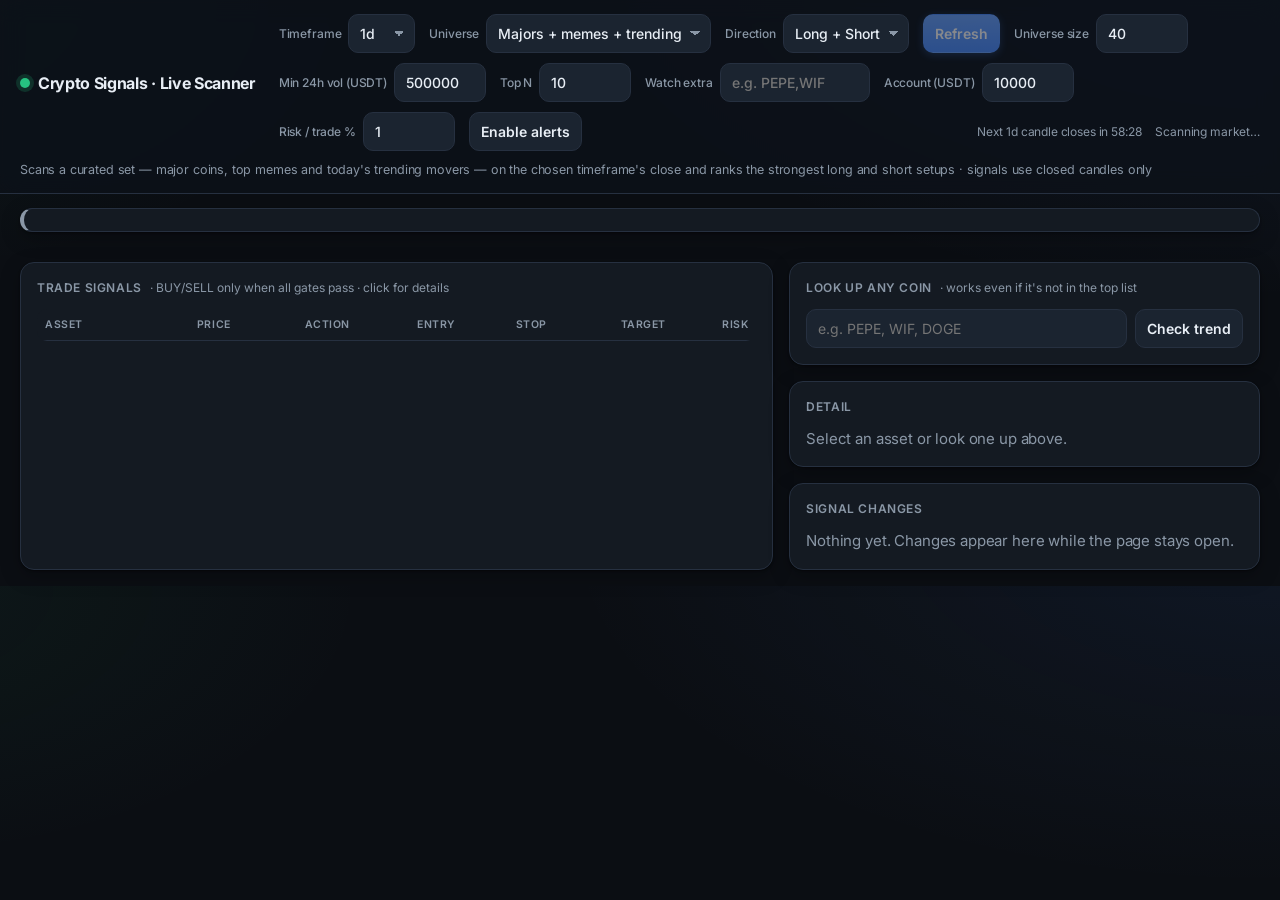
<file: index.html>
<!doctype html>
<html lang="en">
<head>
<meta charset="utf-8">
<meta http-equiv="refresh" content="0; url=crypto-signals.html">
<title>Crypto Signals</title>
</head>
<body>
<p>Redirecting to <a href="crypto-signals.html">the dashboard</a>…</p>
</body>
</html>
</file>
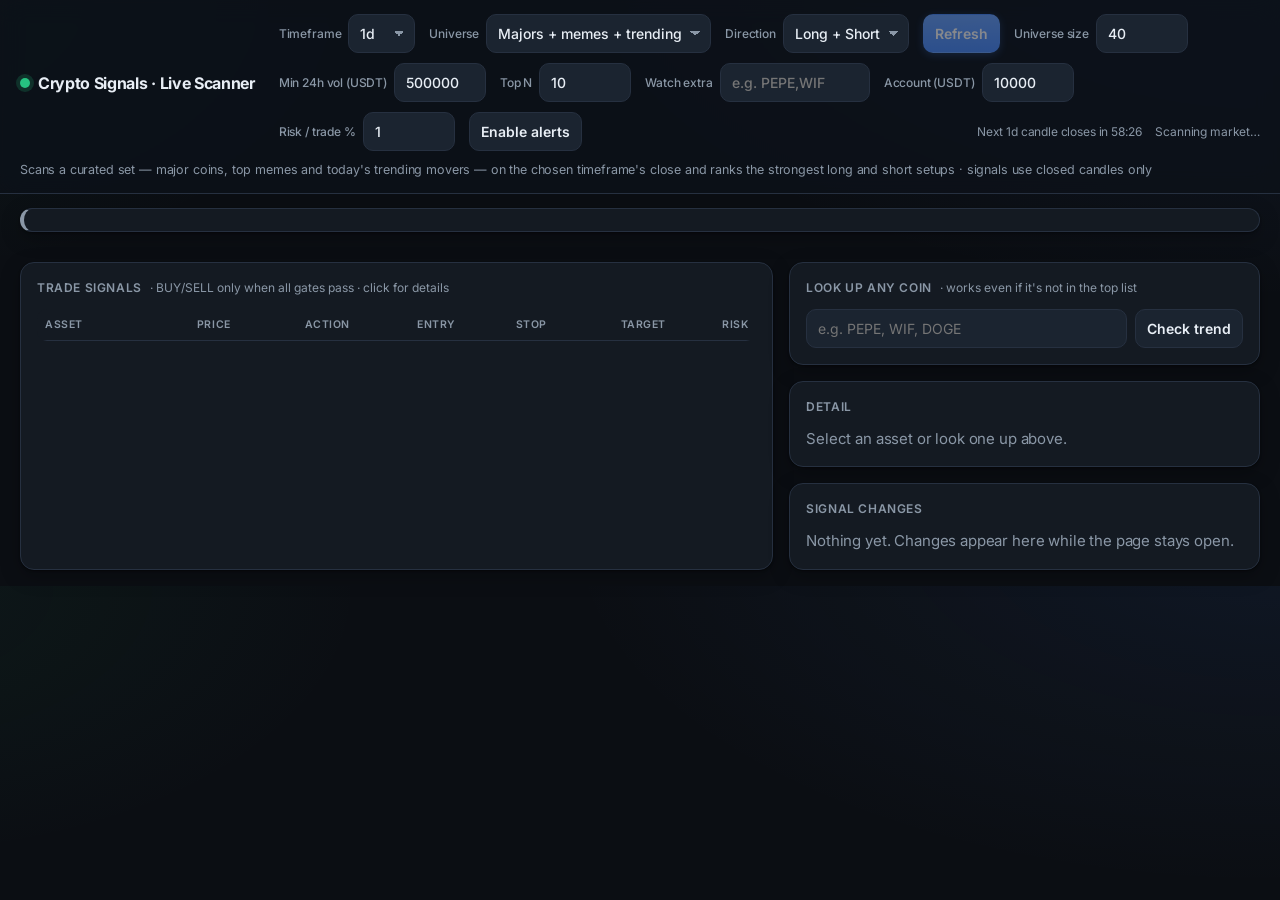
<file: crypto-signals.html>
<!doctype html>
<html lang="en">
<head>
<meta charset="utf-8">
<meta name="viewport" content="width=device-width,initial-scale=1">
<meta name="theme-color" content="#0b0e13">
<title>Crypto Signals</title>
<link rel="preconnect" href="https://fonts.googleapis.com">
<link rel="preconnect" href="https://fonts.gstatic.com" crossorigin>
<link rel="stylesheet" href="https://fonts.googleapis.com/css2?family=Inter:wght@400;500;600;700&display=swap">
<link rel="stylesheet" href="crypto-signals.css">
</head>
<body>
<header>
  <h1>Crypto Signals · Live Scanner</h1>
  <div class="toolbar">
    <label>Timeframe
      <select id="tf"><option value="5m">5m</option><option value="15m">15m</option><option value="1h">1h</option><option value="4h">4h</option><option value="1d" selected>1d</option><option value="1w">1w</option></select>
    </label>
    <label>Universe
      <select id="universe" title="What to scan: a curated day-trader shortlist, or simply the most liquid pairs">
        <option value="curated" selected>Majors + memes + trending</option>
        <option value="volume">Top by volume</option>
      </select>
    </label>
    <label>Direction
      <select id="dir"><option value="both" selected>Long + Short</option><option value="long">Long only</option><option value="short">Short only</option></select>
    </label>
    <button id="refresh">Refresh</button>
    <button id="advToggle" type="button" aria-expanded="false">More ▾</button>
    <div class="adv" id="adv">
      <label title="Only used when Universe = Top by volume: how many of the most liquid pairs to scan">Universe size<input id="poolSize" type="number" value="40" min="5" max="150" step="5"></label>
      <label title="Minimum 24h quote volume (USDT) for a pair to be eligible">Min 24h vol (USDT)<input id="minVol" type="number" value="5000000" step="1000000"></label>
      <label title="Show this many top-ranked opportunities">Top N<input id="topN" type="number" value="10" min="1" max="50"></label>
      <label title="Comma-separated symbols always included, e.g. PEPE,WIF">Watch extra<input id="pinned" type="text" placeholder="e.g. PEPE,WIF"></label>
      <label>Account (USDT)<input id="acct" type="number" value="10000"></label>
      <label>Risk / trade %<input id="risk" type="number" value="1" step="0.25"></label>
      <button id="alerts">Enable alerts</button>
    </div>
    <span class="spacer"></span>
    <span id="countdown" class="mute"></span>
    <span id="status">Loading…</span>
  </div>
  <div class="sub">Scans a curated set — major coins, top memes and today's trending movers — on the chosen timeframe's close and ranks the strongest long and short setups · signals use closed candles only</div>
</header>

<div class="regime" id="regime"></div>
<div class="stats" id="stats"></div>
<div class="mtf-wrap" id="mtfWrap" style="display:none">
  <div class="card" style="margin:14px 20px 0">
    <h2>Best setup across all timeframes <span class="mute hint">· auto-scanned</span></h2>
    <div id="mtfResult" class="mute">Scanning timeframes…</div>
  </div>
</div>

<main>
  <section class="card">
    <h2>Trade signals <span class="mute hint">· BUY/SELL only when all gates pass · click for details</span></h2>
    <div class="table-wrap">
      <table>
        <thead><tr>
          <th>Asset</th><th>Price</th>
          <th title="BUY or SELL only when ALL gates pass: grade A/B, R:R ≥ 1.5, trend aligned, no squeeze risk, backtested edge. Everything else = WAIT.">Action</th>
          <th>Entry</th><th>Stop</th><th>Target</th><th>Risk</th>
        </tr></thead>
        <tbody id="rows"></tbody>
      </table>
    </div>
    <div class="scroll-hint mute">← swipe to see all columns →</div>
  </section>
  <div class="right">
    <section class="card">
      <h2>Look up any coin <span class="mute hint">· works even if it's not in the top list</span></h2>
      <div class="lookup-row">
        <input id="lookup" type="text" placeholder="e.g. PEPE, WIF, DOGE">
        <button id="lookupBtn">Check trend</button>
      </div>
    </section>
    <section class="card" id="detail"><h2>Detail</h2><div class="mute">Select an asset or look one up above.</div></section>
    <section class="card"><h2>Signal changes</h2><div class="feed" id="feed"><span class="mute">Nothing yet. Changes appear here while the page stays open.</span></div></section>
  </div>
</main>

<script src="crypto-signals.js"></script>
</body>
</html>
</file>
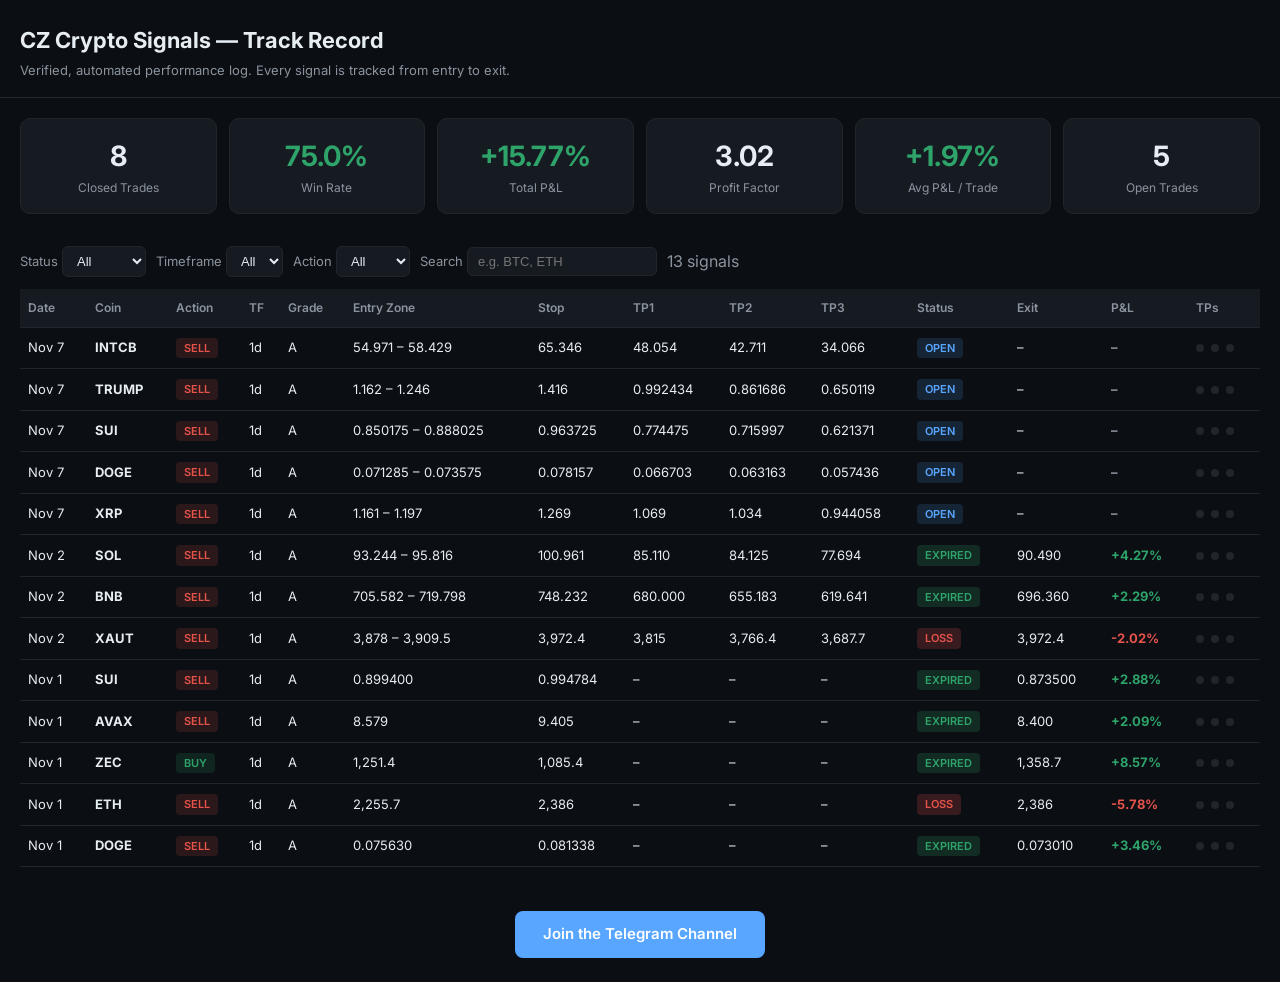
<file: track-record.html>
<!doctype html>
<html lang="en">
<head>
<meta charset="utf-8">
<meta name="viewport" content="width=device-width,initial-scale=1">
<meta name="theme-color" content="#0b0e13">
<title>CZ Crypto Signals — Track Record</title>
<link rel="preconnect" href="https://fonts.googleapis.com">
<link rel="preconnect" href="https://fonts.gstatic.com" crossorigin>
<link rel="stylesheet" href="https://fonts.googleapis.com/css2?family=Inter:wght@400;500;600;700&display=swap">
<style>
:root {
  --bg: #0b0e13; --card: #161b22; --line: #21262d; --fg: #e6edf3;
  --mute: #8b949e; --up: #2ea36a; --down: #e5534b; --blue: #58a6ff;
  --yellow: #d29922;
}
*, *::before, *::after { box-sizing: border-box; margin: 0; padding: 0; }
body { font-family: 'Inter', system-ui, sans-serif; background: var(--bg); color: var(--fg); line-height: 1.5; }
header { padding: 24px 20px 16px; border-bottom: 1px solid var(--line); }
h1 { font-size: 22px; font-weight: 700; }
.sub { color: var(--mute); font-size: 13px; margin-top: 4px; }
.stats-grid { display: grid; grid-template-columns: repeat(auto-fit, minmax(140px, 1fr)); gap: 12px; padding: 20px; }
.stat-card { background: var(--card); border: 1px solid var(--line); border-radius: 10px; padding: 16px; text-align: center; }
.stat-val { font-size: 28px; font-weight: 700; }
.stat-label { font-size: 12px; color: var(--mute); margin-top: 2px; }
.up { color: var(--up); } .down { color: var(--down); }
.filters { padding: 12px 20px; display: flex; gap: 10px; flex-wrap: wrap; align-items: center; }
.filters label { font-size: 13px; color: var(--mute); }
.filters select, .filters input { background: var(--card); border: 1px solid var(--line); color: var(--fg); padding: 6px 10px; border-radius: 6px; font-size: 13px; }
.table-wrap { overflow-x: auto; padding: 0 20px 20px; }
table { width: 100%; border-collapse: collapse; min-width: 700px; font-size: 13px; }
th { background: var(--card); padding: 10px 8px; text-align: left; font-weight: 600; font-size: 12px; color: var(--mute); border-bottom: 1px solid var(--line); position: sticky; top: 0; }
td { padding: 10px 8px; border-bottom: 1px solid var(--line); }
tr:hover { background: rgba(88,166,255,0.04); }
.badge { display: inline-block; padding: 2px 8px; border-radius: 4px; font-size: 11px; font-weight: 600; }
.badge-buy { background: rgba(46,163,106,0.15); color: var(--up); }
.badge-sell { background: rgba(229,83,75,0.15); color: var(--down); }
.badge-win { background: rgba(46,163,106,0.2); color: var(--up); }
.badge-loss { background: rgba(229,83,75,0.2); color: var(--down); }
.badge-open { background: rgba(88,166,255,0.15); color: var(--blue); }
.badge-expired { background: rgba(210,153,34,0.15); color: var(--yellow); }
.tp-dots span { display: inline-block; width: 8px; height: 8px; border-radius: 50%; margin-right: 3px; }
.tp-hit { background: var(--up); } .tp-miss { background: var(--line); }
.mute { color: var(--mute); }
.cta { text-align: center; padding: 24px 20px; }
.cta a { display: inline-block; background: var(--blue); color: #fff; padding: 12px 28px; border-radius: 8px; text-decoration: none; font-weight: 600; font-size: 15px; }
#loading { text-align: center; padding: 40px; color: var(--mute); }
@media (max-width: 600px) { .stats-grid { grid-template-columns: repeat(2, 1fr); } .stat-val { font-size: 22px; } }
</style>
</head>
<body>
<header>
  <h1>CZ Crypto Signals — Track Record</h1>
  <div class="sub">Verified, automated performance log. Every signal is tracked from entry to exit.</div>
</header>

<div class="stats-grid" id="stats"></div>

<div class="filters">
  <label>Status <select id="fStatus"><option value="all">All</option><option value="win">Wins</option><option value="loss">Losses</option><option value="open">Open</option></select></label>
  <label>Timeframe <select id="fTf"><option value="all">All</option><option value="1h">1h</option><option value="4h">4h</option><option value="1d">1d</option></select></label>
  <label>Action <select id="fAction"><option value="all">All</option><option value="BUY">BUY</option><option value="SELL">SELL</option></select></label>
  <label>Search <input id="fSearch" type="text" placeholder="e.g. BTC, ETH"></label>
  <span class="mute" id="count"></span>
</div>

<div class="table-wrap">
  <table>
    <thead><tr>
      <th>Date</th><th>Coin</th><th>Action</th><th>TF</th><th>Grade</th>
      <th>Entry Zone</th><th>Stop</th><th>TP1</th><th>TP2</th><th>TP3</th>
      <th>Status</th><th>Exit</th><th>P&L</th><th>TPs</th>
    </tr></thead>
    <tbody id="rows"></tbody>
  </table>
</div>
<div id="loading">Loading track record data...</div>

<div class="cta">
  <a href="https://t.me/cz_crypto_signals">Join the Telegram Channel</a>
</div>

<script>
const fmt = p => p >= 1000 ? p.toLocaleString(undefined,{maximumFractionDigits:1}) : p >= 1 ? p.toFixed(3) : p.toFixed(6);

async function init() {
  let data;
  try {
    const r = await fetch("track-record-data.json?t=" + Date.now());
    if (!r.ok) throw new Error(r.status);
    data = await r.json();
  } catch (e) {
    document.getElementById("loading").textContent = "No track record data yet. Signals will appear here once the bot starts tracking.";
    return;
  }
  document.getElementById("loading").style.display = "none";

  const s = data.stats;
  document.getElementById("stats").innerHTML = `
    <div class="stat-card"><div class="stat-val">${s.total}</div><div class="stat-label">Closed Trades</div></div>
    <div class="stat-card"><div class="stat-val ${s.winRate >= 50 ? 'up' : 'down'}">${s.winRate.toFixed(1)}%</div><div class="stat-label">Win Rate</div></div>
    <div class="stat-card"><div class="stat-val ${s.totalPnl >= 0 ? 'up' : 'down'}">${s.totalPnl >= 0 ? '+' : ''}${s.totalPnl.toFixed(2)}%</div><div class="stat-label">Total P&L</div></div>
    <div class="stat-card"><div class="stat-val">${s.profitFactor >= 999 ? '∞' : s.profitFactor.toFixed(2)}</div><div class="stat-label">Profit Factor</div></div>
    <div class="stat-card"><div class="stat-val ${s.avgPnl >= 0 ? 'up' : 'down'}">${s.avgPnl >= 0 ? '+' : ''}${s.avgPnl.toFixed(2)}%</div><div class="stat-label">Avg P&L / Trade</div></div>
    <div class="stat-card"><div class="stat-val">${s.open}</div><div class="stat-label">Open Trades</div></div>
  `;

  const signals = data.signals.slice().reverse();

  function render() {
    const fs = document.getElementById("fStatus").value;
    const ft = document.getElementById("fTf").value;
    const fa = document.getElementById("fAction").value;
    const fq = document.getElementById("fSearch").value.toUpperCase();

    const filtered = signals.filter(s => {
      if (fs !== "all" && s.status !== fs) return false;
      if (ft !== "all" && s.tf !== ft) return false;
      if (fa !== "all" && s.action !== fa) return false;
      if (fq && !s.base.includes(fq)) return false;
      return true;
    });

    document.getElementById("count").textContent = filtered.length + " signal" + (filtered.length !== 1 ? "s" : "");

    document.getElementById("rows").innerHTML = filtered.map(s => {
      const date = new Date(s.date).toLocaleDateString("en-US", {month:"short",day:"numeric"});
      const actionCls = s.action === "BUY" ? "badge-buy" : "badge-sell";
      const statusCls = s.status === "win" ? "badge-win" : s.status === "loss" ? "badge-loss" : s.status === "open" ? "badge-open" : "badge-expired";
      const statusLabel = s.expired ? "EXPIRED" : s.status.toUpperCase();
      const pnl = s.pnlPct != null ? (s.pnlPct >= 0 ? "+" : "") + s.pnlPct.toFixed(2) + "%" : "–";
      const pnlCls = s.pnlPct != null ? (s.pnlPct >= 0 ? "up" : "down") : "mute";
      const entryZone = s.entryLo && s.entryHi ? fmt(s.entryLo) + " – " + fmt(s.entryHi) : fmt(s.entry);
      const tpDots = `<div class="tp-dots">
        <span class="${s.tp1Hit ? 'tp-hit' : 'tp-miss'}" title="TP1"></span>
        <span class="${s.tp2Hit ? 'tp-hit' : 'tp-miss'}" title="TP2"></span>
        <span class="${s.tp3Hit ? 'tp-hit' : 'tp-miss'}" title="TP3"></span>
      </div>`;
      return `<tr>
        <td>${date}</td><td><b>${s.base}</b></td>
        <td><span class="badge ${actionCls}">${s.action}</span></td>
        <td>${s.tf}</td><td>${s.grade}</td>
        <td>${entryZone}</td><td>${s.stop ? fmt(s.stop) : '–'}</td>
        <td>${s.tp1 ? fmt(s.tp1) : '–'}</td><td>${s.tp2 ? fmt(s.tp2) : '–'}</td><td>${s.tp3 ? fmt(s.tp3) : '–'}</td>
        <td><span class="badge ${statusCls}">${statusLabel}</span></td>
        <td>${s.exitPrice ? fmt(s.exitPrice) : '–'}</td>
        <td class="${pnlCls}"><b>${pnl}</b></td>
        <td>${tpDots}</td>
      </tr>`;
    }).join("");
  }

  render();
  document.querySelectorAll(".filters select, .filters input").forEach(el => el.addEventListener("input", render));
}
init();
</script>
</body>
</html>
</file>
<file: crypto-signals.css>
:root{
  --bg:#0b0e13; --surface:#141a22; --surface-2:#1b2430; --line:#263040;
  --text:#e8eef5; --mute:#8a97a6;
  --up:#26c281; --down:#f0616d; --warn:#e0b341; --acc:#4c8dff; --acc-2:#6aa3ff;
  --radius:14px; --radius-sm:10px;
  --shadow:0 1px 2px rgba(0,0,0,.4), 0 6px 20px rgba(0,0,0,.25);
}
*{box-sizing:border-box}
html{width:100%}
body{
  margin:0; width:100%; overflow-x:hidden;
  background:
    radial-gradient(1200px 600px at 100% -10%, rgba(76,141,255,.08), transparent 60%),
    radial-gradient(900px 500px at -10% 0%, rgba(38,194,129,.06), transparent 55%),
    var(--bg);
  color:var(--text);
  font:15px/1.5 "Inter", system-ui, -apple-system, "Segoe UI", Roboto, sans-serif;
  -webkit-font-smoothing:antialiased; -webkit-tap-highlight-color:transparent;
  letter-spacing:-0.01em;
}

/* ---------- header ---------- */
header{
  position:sticky; top:0; z-index:10;
  display:flex; flex-wrap:wrap; gap:12px 16px; align-items:center;
  padding:14px 20px; border-bottom:1px solid var(--line);
  background:rgba(13,18,25,.82); backdrop-filter:saturate(140%) blur(12px);
}
header h1{
  font-size:16px; font-weight:700; margin:0 8px 0 0; white-space:nowrap;
  display:flex; align-items:center; gap:8px; letter-spacing:-0.02em;
}
header h1::before{
  content:""; width:10px; height:10px; border-radius:50%;
  background:var(--up); box-shadow:0 0 0 4px rgba(38,194,129,.18);
}
header .sub{color:var(--mute); font-size:12.5px; flex-basis:100%; margin-top:-2px; line-height:1.4}
.toolbar{display:flex; flex-wrap:wrap; gap:10px 14px; align-items:center; flex:1}
.adv{display:contents}
#advToggle{display:none}

label{color:var(--mute); font-size:12px; font-weight:500; display:flex; align-items:center; gap:7px; white-space:nowrap}
select,input,button{
  background:var(--surface-2); color:var(--text);
  border:1px solid var(--line); border-radius:var(--radius-sm);
  padding:8px 11px; font:inherit; font-size:14px; transition:border-color .15s, background .15s, box-shadow .15s;
}
select{appearance:none; -webkit-appearance:none; padding-right:28px;
  background-image:linear-gradient(45deg,transparent 50%,var(--mute) 50%),linear-gradient(135deg,var(--mute) 50%,transparent 50%);
  background-position:calc(100% - 15px) 51%, calc(100% - 10px) 51%; background-size:5px 5px,5px 5px; background-repeat:no-repeat;}
input{width:92px}
input#pinned{width:150px}
select:focus,input:focus{outline:none; border-color:var(--acc); box-shadow:0 0 0 3px rgba(76,141,255,.18)}
button{cursor:pointer; font-weight:600}
button:hover{border-color:var(--acc)}
button:active{transform:translateY(1px)}
button:disabled{opacity:.5; cursor:default}
#refresh{background:linear-gradient(180deg,var(--acc-2),var(--acc)); border-color:transparent; color:#fff; box-shadow:0 2px 8px rgba(76,141,255,.3)}
#refresh:hover{filter:brightness(1.07)}
.spacer{flex:1}
#status,#countdown{color:var(--mute); font-size:12px; white-space:nowrap}

/* ---------- regime banner ---------- */
.regime{
  margin:14px 20px 0; padding:11px 16px; border-radius:var(--radius);
  border:1px solid var(--line); background:var(--surface); box-shadow:var(--shadow);
  border-left:4px solid var(--mute); font-size:13.5px;
}
.regime.bull{border-left-color:var(--up); background:linear-gradient(90deg,rgba(38,194,129,.08),var(--surface) 40%)}
.regime.bear{border-left-color:var(--down); background:linear-gradient(90deg,rgba(240,97,109,.08),var(--surface) 40%)}
.regime.chop{border-left-color:var(--warn); background:linear-gradient(90deg,rgba(224,179,65,.08),var(--surface) 40%)}

/* ---------- stat tiles ---------- */
.stats{display:grid; grid-template-columns:repeat(auto-fit,minmax(150px,1fr)); gap:12px; padding:14px 20px 0}
.stat{
  background:var(--surface); border:1px solid var(--line); border-radius:var(--radius);
  padding:13px 16px; display:flex; flex-direction:column; gap:5px; min-width:0; box-shadow:var(--shadow);
}
.stat span{font-size:11px; text-transform:uppercase; letter-spacing:.05em; color:var(--mute)}
.stat b{font-size:20px; font-weight:700; letter-spacing:-0.02em}
.stat > span:last-child{text-transform:none; letter-spacing:0; font-weight:500}

/* ---------- layout ---------- */
main{display:grid; grid-template-columns:minmax(0,1.6fr) minmax(0,1fr); gap:16px; padding:16px 20px; max-width:100%}
@media(max-width:1100px){main{grid-template-columns:1fr}}
.right{display:flex; flex-direction:column; gap:16px}

.card{background:var(--surface); border:1px solid var(--line); border-radius:var(--radius); padding:16px; box-shadow:var(--shadow)}
.card h2{font-size:12px; margin:0 0 12px; color:var(--mute); font-weight:600; text-transform:uppercase; letter-spacing:.05em; display:flex; align-items:center; gap:8px; flex-wrap:wrap}
.card h2 .hint{text-transform:none; letter-spacing:0; font-weight:400}
.card h2 select{font-size:13px; padding:4px 26px 4px 9px; text-transform:none; letter-spacing:0; margin-left:auto}

/* ---------- table ---------- */
.table-wrap{overflow-x:auto; -webkit-overflow-scrolling:touch; max-width:100%; border-radius:var(--radius-sm)}
.scroll-hint{display:none; font-size:11px; text-align:center; margin-top:8px; color:var(--mute)}
table{width:100%; min-width:560px; border-collapse:separate; border-spacing:0}
th{font-size:10.5px; color:var(--mute); text-align:right; font-weight:600; padding:8px; text-transform:uppercase; letter-spacing:.05em; border-bottom:1px solid var(--line)}
td{padding:11px 8px; text-align:right; border-top:1px solid var(--line); white-space:nowrap; font-variant-numeric:tabular-nums}
tbody tr:first-child td{border-top:0}
th:first-child,td:first-child{text-align:left; position:sticky; left:0; z-index:2; background:var(--surface)}
th:first-child{z-index:3}
td:first-child{box-shadow:6px 0 10px -8px rgba(0,0,0,.6)}
td:first-child b{font-weight:600}
.rank{color:var(--mute); font-size:12px; margin-right:2px}
tbody tr[data-s]{cursor:pointer; transition:background .12s}
tbody tr[data-s]:hover,tbody tr.sel{background:var(--surface-2)}
tbody tr[data-s]:hover td:first-child,tbody tr.sel td:first-child{background:var(--surface-2)}
tbody tr.sel td:first-child{box-shadow:inset 3px 0 0 var(--acc), 6px 0 10px -8px rgba(0,0,0,.6)}

.up{color:var(--up)} .down{color:var(--down)} .mute{color:var(--mute)}

.badge{display:inline-block; padding:3px 10px; border-radius:999px; font-size:12px; font-weight:600; letter-spacing:.01em}
.SB{background:rgba(38,194,129,.16); color:#4be08f; box-shadow:inset 0 0 0 1px rgba(38,194,129,.3)}
.B{background:rgba(38,194,129,.1); color:#56c789}
.N{background:var(--surface-2); color:var(--mute)}
.S{background:rgba(240,97,109,.12); color:#f0776f}
.SS{background:rgba(240,97,109,.2); color:#ff8a82; box-shadow:inset 0 0 0 1px rgba(240,97,109,.3)}

.cat{display:inline-block; margin-left:7px; padding:1px 7px; border-radius:6px; font-size:10px; font-weight:600; text-transform:uppercase; letter-spacing:.04em; vertical-align:middle}
.cat-meme{background:rgba(224,179,65,.16); color:#e6c04f}
.cat-trend{background:rgba(76,141,255,.16); color:var(--acc-2)}
.cat-watch{background:var(--surface-2); color:var(--mute)}

/* ---------- confidence grades ---------- */
.grade{display:inline-block; width:24px; height:24px; line-height:24px; text-align:center; border-radius:6px; font-size:13px; font-weight:700; letter-spacing:0}
.grade-a{background:rgba(38,194,129,.2); color:#4be08f; box-shadow:0 0 0 1px rgba(38,194,129,.35)}
.grade-b{background:rgba(224,179,65,.16); color:#e6c04f; box-shadow:0 0 0 1px rgba(224,179,65,.3)}
.grade-c{background:rgba(138,151,166,.12); color:var(--mute); box-shadow:0 0 0 1px rgba(138,151,166,.2)}

.squeeze-warn{color:var(--warn); font-size:13px; cursor:help; margin-left:2px}

/* ---------- action badges ---------- */
.action-badge{display:inline-block; padding:5px 14px; border-radius:8px; font-size:14px; font-weight:700; letter-spacing:.04em; text-transform:uppercase}
.action-buy{background:rgba(38,194,129,.22); color:#4be08f; box-shadow:inset 0 0 0 1.5px rgba(38,194,129,.45), 0 0 12px rgba(38,194,129,.15)}
.action-sell{background:rgba(240,97,109,.22); color:#ff8a82; box-shadow:inset 0 0 0 1.5px rgba(240,97,109,.45), 0 0 12px rgba(240,97,109,.15)}
.action-wait{background:var(--surface-2); color:var(--mute); font-size:12px; padding:4px 10px}
.skip-reason{display:block; color:var(--mute); font-size:10px; margin-top:2px; white-space:nowrap}

tr.actionable{background:rgba(76,141,255,.04)}
tr.actionable td:first-child{box-shadow:inset 3px 0 0 var(--acc), 6px 0 10px -8px rgba(0,0,0,.6)}

.caution-tags{display:inline-flex; flex-wrap:wrap; gap:4px; margin-top:2px}
.caution-tag{display:inline-block; padding:2px 7px; border-radius:5px; font-size:10px; font-weight:600; color:var(--warn); background:rgba(224,179,65,.12); white-space:nowrap}

.conf-banner{padding:12px 16px; border-radius:var(--radius-sm); margin-bottom:14px; display:flex; flex-wrap:wrap; align-items:center; gap:10px; line-height:1.5}
.conf-a{background:rgba(38,194,129,.08); border:1px solid rgba(38,194,129,.25)}
.conf-b{background:rgba(224,179,65,.07); border:1px solid rgba(224,179,65,.2)}
.conf-c{background:rgba(138,151,166,.06); border:1px solid rgba(138,151,166,.15)}

/* ---------- action banners (detail panel) ---------- */
.action-banner{padding:14px 18px; border-radius:var(--radius); margin-bottom:14px; display:flex; flex-wrap:wrap; align-items:center; gap:12px; line-height:1.5; font-size:14px}
.action-banner-buy{background:rgba(38,194,129,.1); border:2px solid rgba(38,194,129,.4)}
.action-banner-sell{background:rgba(240,97,109,.1); border:2px solid rgba(240,97,109,.4)}
.action-banner-wait{background:rgba(138,151,166,.06); border:1px solid rgba(138,151,166,.15)}

.bar{width:64px; height:6px; background:var(--line); border-radius:3px; position:relative; display:inline-block; vertical-align:middle; margin-right:8px; overflow:hidden}
.bar i{position:absolute; top:0; height:100%; border-radius:3px}
.bar::after{content:""; position:absolute; left:50%; top:-2px; width:1px; height:10px; background:var(--mute); opacity:.5}

/* ---------- detail ---------- */
canvas{width:100%; max-width:100%; height:320px; display:block; border-radius:var(--radius-sm)}
.kv{display:grid; grid-template-columns:auto minmax(0,1fr); gap:6px 14px; margin:12px 0}
.kv span:nth-child(odd){color:var(--mute); font-size:13px}
.kv span:nth-child(even){text-align:right; font-variant-numeric:tabular-nums; min-width:0; overflow-wrap:break-word; font-weight:500}
ul{margin:8px 0 0; padding-left:18px}
li{margin:3px 0; font-size:13.5px}
.feed div{padding:8px 0; border-top:1px solid var(--line); font-size:13px}
.feed div:first-child{border-top:0}
.warn{color:var(--warn); font-size:12.5px; margin-top:12px; line-height:1.5; padding:10px 12px; background:rgba(224,179,65,.07); border:1px solid rgba(224,179,65,.2); border-radius:var(--radius-sm)}

.lookup-row{display:flex; gap:8px}
.lookup-row input{flex:1; width:auto}
#lookupBtn{background:var(--surface-2); white-space:nowrap}

/* ---------- mobile ---------- */
@media(max-width:700px){
  body{font-size:15px}
  header{padding:12px 14px; gap:10px}
  header h1{font-size:16px; flex-basis:100%}
  .toolbar{gap:9px}
  .toolbar > label,.toolbar > #refresh,#advToggle{flex:1 1 calc(50% - 5px)}
  .toolbar label input,.toolbar label select,.lookup-row input,input#pinned{width:100%}
  select,input,button{font-size:16px; padding:11px} /* 16px prevents iOS auto-zoom on focus */
  #advToggle{display:block; background:var(--surface-2)}
  .adv{display:none; flex-basis:100%; width:100%}
  .toolbar.adv-open .adv{display:grid; grid-template-columns:1fr 1fr; gap:10px; width:100%; padding-top:2px}
  .adv label{display:flex; flex-direction:column; align-items:stretch; gap:5px}
  .adv #alerts{grid-column:1/-1}
  .spacer{display:none}
  #countdown,#status{white-space:normal; flex:1 1 100%; text-align:left}
  .mtf-wrap .card{margin:12px 14px 0}
  .regime{margin:12px 14px 0}
  .stats{padding:12px 14px 0; grid-template-columns:1fr 1fr}
  main{padding:12px 14px; gap:12px}
  .card{padding:14px}

  /* table -> stacked cards: no horizontal scrolling at all on mobile */
  .table-wrap{overflow:visible}
  .scroll-hint{display:none}
  table{min-width:0; display:block}
  thead{display:none}
  tbody{display:block}
  tr[data-s]{
    display:grid; grid-template-columns:1fr 1fr; gap:7px 12px;
    background:var(--surface-2); border:1px solid var(--line); border-radius:var(--radius);
    padding:14px; margin-bottom:11px; box-shadow:var(--shadow);
  }
  tr[data-s].sel{border-color:var(--acc); box-shadow:0 0 0 1px var(--acc), var(--shadow)}
  tr[data-s] td{
    display:flex; align-items:center; justify-content:space-between; gap:8px;
    padding:0; border:0; text-align:right; white-space:normal; font-size:14px;
  }
  tr[data-s] td::before{content:attr(data-label); color:var(--mute); font-size:11px; text-transform:uppercase; letter-spacing:.04em; font-weight:500}
  /* symbol = full-width card title */
  tr[data-s] td:first-child{
    grid-column:1/-1; position:static; box-shadow:none; background:none;
    justify-content:flex-start; gap:8px; font-size:19px; font-weight:700;
    padding-bottom:9px; margin-bottom:3px; border-bottom:1px solid var(--line);
  }
  tr[data-s] td:first-child::before{display:none}
  tr[data-s] td:first-child .rank{font-size:13px; background:var(--surface); border-radius:6px; padding:2px 7px; margin-right:2px}
  /* action badge in cards */
  tr[data-s] td[data-label="Action"]{grid-column:1/-1}
  tr[data-s].actionable td[data-label="Action"]{padding-bottom:6px; margin-bottom:3px; border-bottom:1px solid var(--line)}
  /* empty-state cell */
  tr:not([data-s]) td{display:block; text-align:center; padding:20px}
}
</file>
